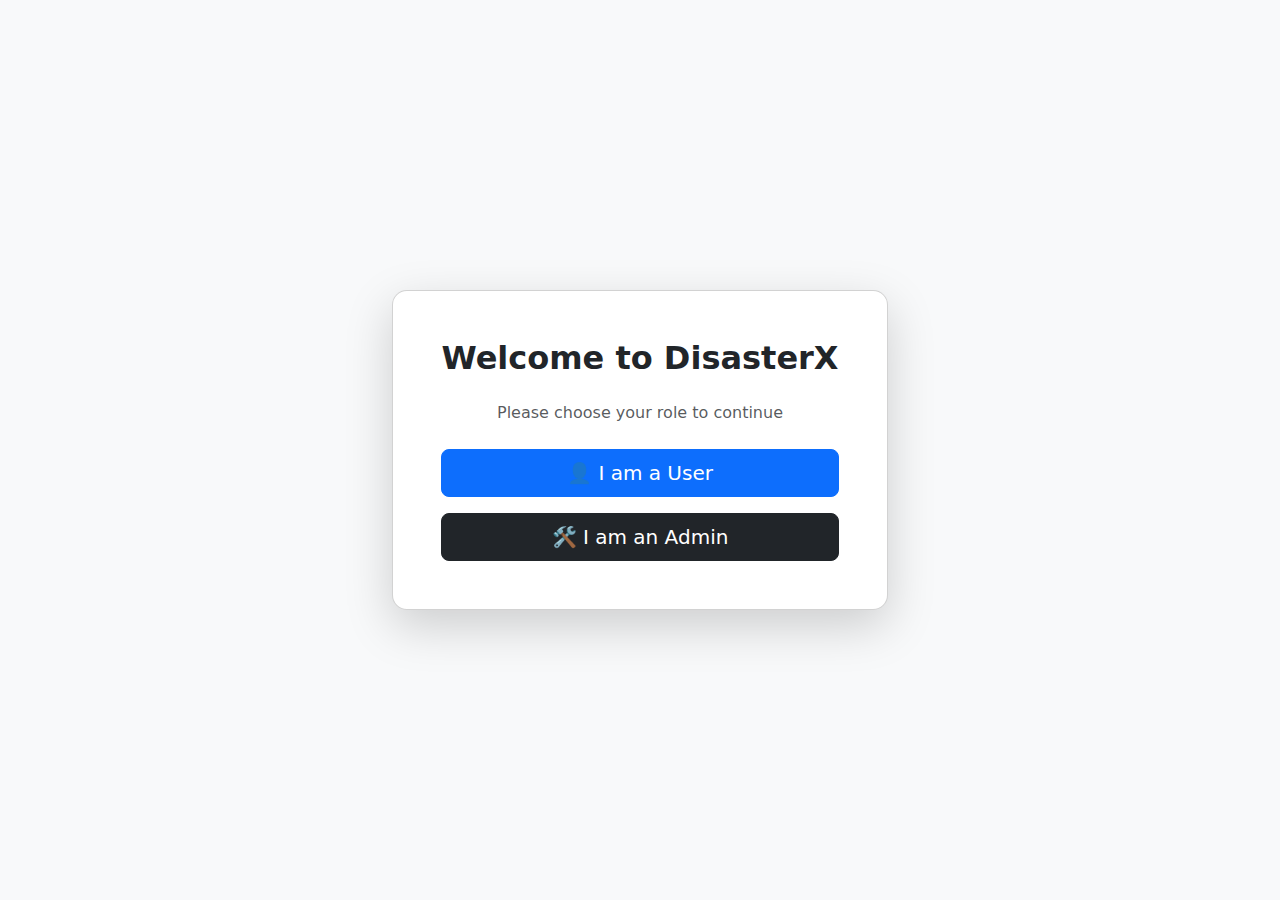
<file: chooseRole.html>
<!DOCTYPE html>
<html lang="en">

<head>
  <meta charset="UTF-8">
  <meta name="viewport" content="width=device-width, initial-scale=1.0">
  <title>Select Role - DisasterX</title>
  <link href="https://cdn.jsdelivr.net/npm/bootstrap@5.3.2/dist/css/bootstrap.min.css" rel="stylesheet">
</head>

<body class="d-flex justify-content-center align-items-center vh-100 bg-light">
  <style>
    @keyframes slideUpFade {
      0% {
        transform: translateY(50px);
        opacity: 0;
      }

      100% {
        transform: translateY(0);
        opacity: 1;
      }
    }

    .card {
      animation: slideUpFade 0.6s ease-out forwards;
    }
  </style>

  <div class="card shadow-lg p-5 text-center" style="max-width: 500px; border-radius: 15px;">
    <h2 class="mb-4 fw-bold">Welcome to DisasterX</h2>
    <p class="text-muted mb-4">Please choose your role to continue</p>

    <div class="d-grid gap-3">
      
      <button class="btn btn-primary btn-lg" onclick="goToRole('user')">
        👤 I am a User
      </button>

      
      <button class="btn btn-dark btn-lg" onclick="goToRole('admin')">
        🛠️ I am an Admin
      </button>
    </div>
  </div>

  <script>
    function goToRole(role) {
      if (role === "user") {
        window.location.href = "login.html"; 
      } else if (role === "admin") {
        window.location.href = "admin-login.html"; 
      }
    }
  </script>
</body>

</html>
</file>
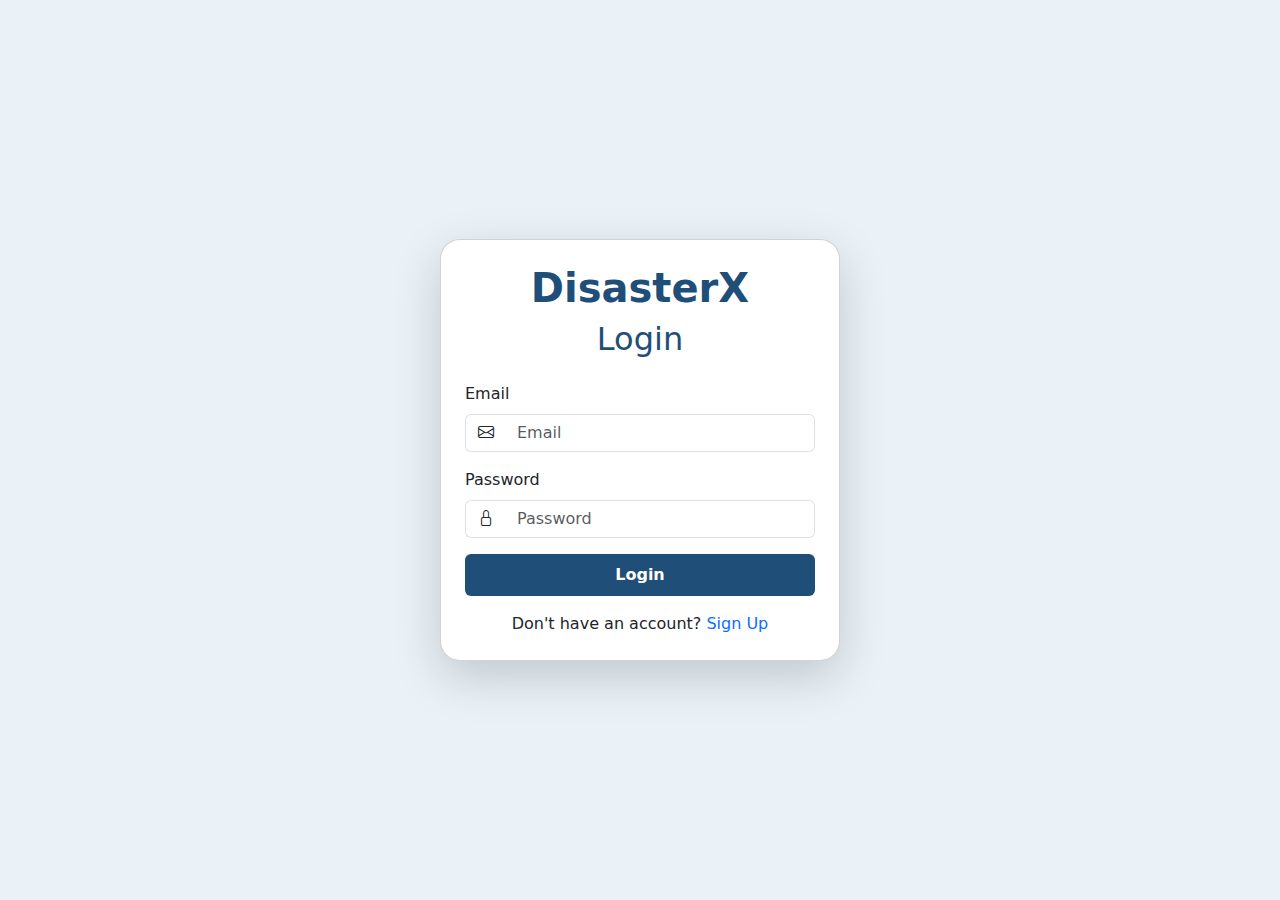
<file: login.html>
<!DOCTYPE html>
<html lang="en">

<head>
  <meta charset="UTF-8" />
  <meta name="viewport" content="width=device-width, initial-scale=1.0" />
  <title>Log In - DisasterX</title>
  <link href="https://cdn.jsdelivr.net/npm/bootstrap@5.3.2/dist/css/bootstrap.min.css" rel="stylesheet">
  <link href="https://cdn.jsdelivr.net/npm/bootstrap-icons@1.11.1/font/bootstrap-icons.css" rel="stylesheet">
  <link rel="stylesheet" href="style.css">
</head>

<body>
  <div class="container d-flex justify-content-center align-items-center min-vh-100">
    <div class="card shadow-lg p-4">
      <h1 class="text-center fw-bold custom-blue"> DisasterX</h1>
      <h2 class="text-center custom-blue mb-4">Login</h2>

      <form id="loginForm" novalidate>

        <div class="mb-3 position-relative">
          <label class="form-label">Email</label>
          <div class="input-group">
            <span class="input-group-text bg-white"><i class="bi bi-envelope"></i></span>
            <input type="email" class="form-control" placeholder="Email" required>
          </div>
        </div>

        <div class="mb-3 position-relative">
          <label class="form-label">Password</label>
          <div class="input-group">
            <span class="input-group-text bg-white"><i class="bi bi-lock"></i></span>
            <input type="password" class="form-control" placeholder="Password" required>
          </div>
        </div>

        <button type="submit" class="btn bg-custom-blue w-100 py-2 fw-bold">Login</button>
      </form>
      <p class="text-center mt-3 mb-0">
        Don't have an account? <a href="signup.html" class="text-decoration-none">Sign Up</a>
      </p>
    </div>
  </div>


  <script src="https://cdn.jsdelivr.net/npm/bootstrap@5.3.2/dist/js/bootstrap.bundle.min.js"></script>
  <script src="auth.js"></script>
  <script>
    preventAuthAccess(); 
    document.getElementById('loginForm').addEventListener('submit', function (event) {
      event.preventDefault();

      const email = this.querySelector('input[type="email"]').value.trim();
      const password = this.querySelector('input[type="password"]').value.trim();

      const savedUser = JSON.parse(localStorage.getItem('disasterx_user'));

      if (savedUser && savedUser.email === email && savedUser.password === password) {
        
        localStorage.setItem('disasterx_logged_in', JSON.stringify(savedUser));

        alert("Login successful!");
        window.location.href = "index.html";
      } else {
        alert("Invalid email or password.");
      }
    });
  </script>

</body>

</html>
</file>
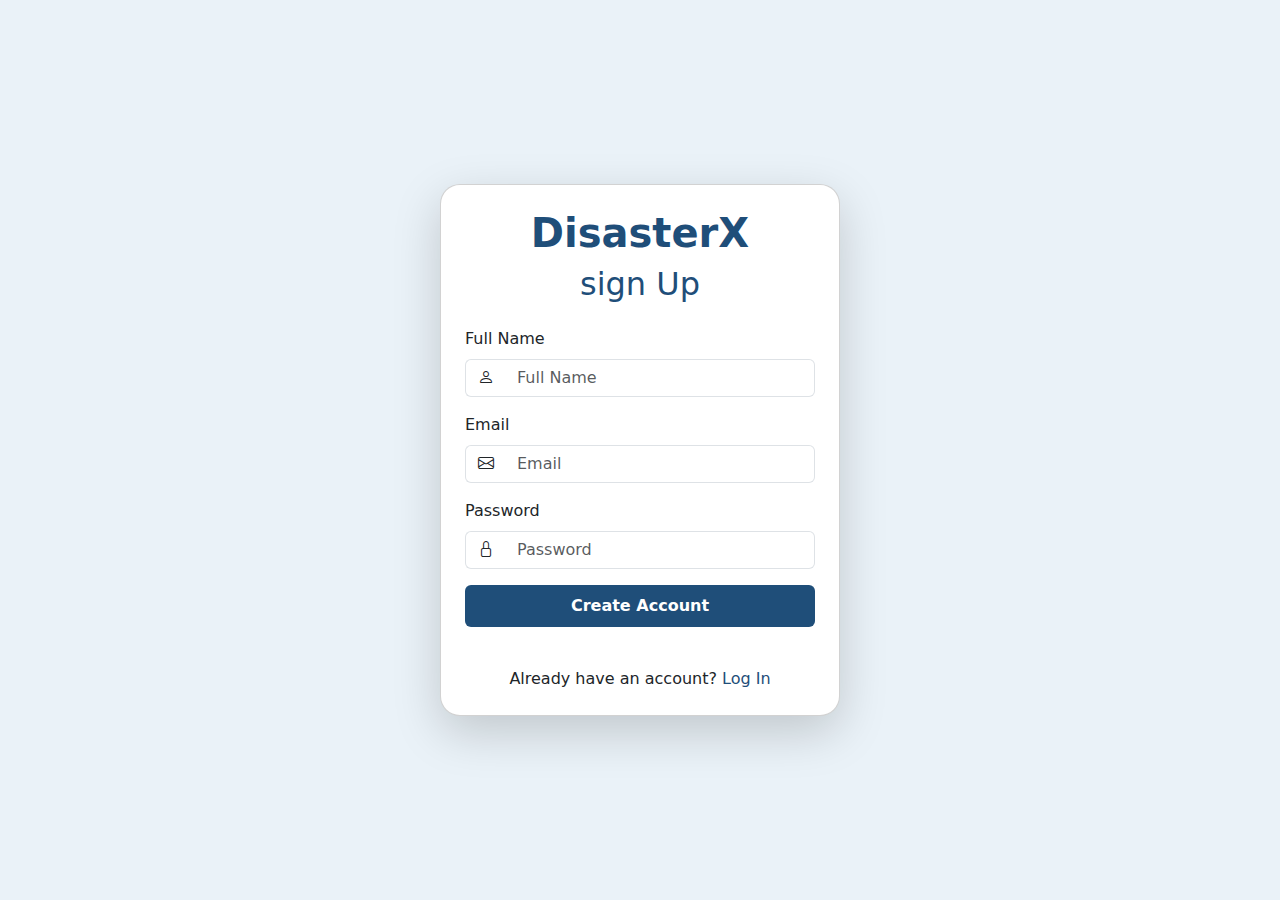
<file: signup.html>
<!DOCTYPE html>
<html lang="en">

<head>
  <meta charset="UTF-8" />
  <meta name="viewport" content="width=device-width, initial-scale=1.0" />
  <title>Sign Up - DisasterX</title>
  <link href="https://cdn.jsdelivr.net/npm/bootstrap@5.3.2/dist/css/bootstrap.min.css" rel="stylesheet">
  <link href="https://cdn.jsdelivr.net/npm/bootstrap-icons@1.11.1/font/bootstrap-icons.css" rel="stylesheet">
  <link rel="stylesheet" href="style.css">
</head>

<body>


  <div class="container d-flex justify-content-center align-items-center min-vh-100">
    <div class="card shadow-lg p-4">
      <h1 class="text-center fw-bold custom-blue"> DisasterX</h1>
      <h2 class="text-center custom-blue mb-4">sign Up</h2>

      <form id="signupForm" novalidate>
        <div class="mb-3 position-relative">
          <label class="form-label">Full Name</label>
          <div class="input-group">
            <span class="input-group-text bg-white"><i class="bi bi-person"></i></span>
            <input type="text" class="form-control" placeholder="Full Name" required>
          </div>
        </div>

        <div class="mb-3 position-relative">
          <label class="form-label">Email</label>
          <div class="input-group">
            <span class="input-group-text bg-white"><i class="bi bi-envelope"></i></span>
            <input type="email" class="form-control" placeholder="Email" required>
          </div>
        </div>

        <div class="mb-3 position-relative">
          <label class="form-label">Password</label>
          <div class="input-group">
            <span class="input-group-text bg-white"><i class="bi bi-lock"></i></span>
            <input type="password" class="form-control" placeholder="Password" required>
          </div>
        </div>

        <button type="submit" class="btn bg-custom-blue w-100 py-2 fw-bold mb-4">Create Account</button>
      </form>
      <p class="text-center mt-3 mb-0">
        Already have an account? <a href="login.html" class="text-decoration-none custom-blue">Log In</a>
      </p>
    </div>
  </div>


  <script src="https://cdn.jsdelivr.net/npm/bootstrap@5.3.2/dist/js/bootstrap.bundle.min.js"></script>
  <script src="auth.js"></script>

  <script>
     preventAuthAccess(); 
    document.getElementById('signupForm').addEventListener('submit', function (event) {
      event.preventDefault();

      const name = this.querySelector('input[placeholder="Full Name"]').value.trim();
      const email = this.querySelector('input[type="email"]').value.trim();
      const password = this.querySelector('input[type="password"]').value.trim();

      if (name && email && password) {
        
        localStorage.setItem('disasterx_user', JSON.stringify({ name, email, password }));

        alert('Account created! Please log in.');
        window.location.href = "login.html";
      } else {
        alert("All fields are required.");
      }
    });
  </script>

</body>

</html>
</file>
<file: style.css>
:root{ --brand:#E6F0FA; --card:#ffffff; --muted:#6c757d }
html,body{ height:100%; }
body{
background-color: #E6F0FA ;
font-family: system-ui, -apple-system, "Segoe UI", Roboto, "Helvetica Neue", Arial;
color:#222;
}


.popup-overlay{
    position: fixed;
    display: flex;
    align-items: center;
    justify-content: center;
    background: rgba(0,0,0,0.55);
    z-index: 999;
    padding: 2rem;
}

.popup-card{
    width:100%; 
    max-width:820px; 
    border-radius:12px;
    overflow:hidden; 
    box-shadow:0 10px 30px rgba(0,0,0,0.3);
    background:#fff; 
    display:grid; 
    grid-template-columns:1fr 1fr; 
    min-height:320px;
}

.popup-media{
    background-image: url('https://images.unsplash.com/photo-1502810190503-8300270a1b0f?q=80&w=1400&auto=format&fit=crop&ixlib=rb-4.0.3&s=');
    background-size:cover; 
    background-position:center; 
    min-height:320px;
    }
.popup-content{ 
    padding:2rem; 
    display:flex; 
    flex-direction:column; 
    gap:1rem; 
    justify-content:center; 
}
    
.popup-content h2{ 
    margin:0; 
    font-size:1.6rem; 
}
.popup-content p{ 
    margin:0; 
    color:var(--muted); 
}



.stat-card{ 
    border-radius:12px; 
    background:var(--card); 
    box-shadow:0 6px 18px rgba(0,0,0,0.06); 
    padding:1rem; 
}
.stat-value{ 
    font-weight:700; 
    font-size:1.35rem;
}
.stat-label{ 
    color:var(--muted);
    font-size:0.9rem; 
}

   
.card-chart{
    padding:1rem; 
    border-radius:12px; 
    background:linear-gradient(180deg,rgba(255,255,255,0.7), rgba(255,255,255,0.95)); 
    box-shadow:0 8px 24px rgba(12,38,80,0.05); 
    height:96%;
}

    
.news-card{
    border-radius:10px; 
    overflow:hidden; 
}
.news-item{ 
    border-bottom:1px solid #eee; 
    padding:0.8rem; 
}

    

.news-card {
    max-width: 1140px;
    margin: 40px auto;
}
.news-time {
    font-size: 0.85rem;
    color: gray;
    white-space: nowrap;
}

    
.stat-card {
    background: white;
    border-radius: 10px;
    transition: transform 0.3s ease, box-shadow 0.3s ease;
    cursor: pointer;
}

.stat-card:hover {
    transform: scale(1.05);
    box-shadow: 0 8px 20px rgba(0,0,0,0.15);
}

.news-swiper {
    max-width: 1140px;
    margin: auto;
    overflow: hidden;
    border-radius: 12px;
    box-shadow: 0 4px 15px rgba(0,0,0,0.1);
    position: relative;
}
.swiper-track {
    display: flex;
    transition: transform 0.6s ease-in-out;
}
.swiper-slide {
    flex: 0 0 100%;
    display: flex;
    background: white;
    align-items: center;
    cursor: pointer;
    text-decoration: none; 
    color: inherit; 
}
.swiper-slide img {
    width: 50%;
    height: 250px;
    object-fit: cover;
    border-top-left-radius: 12px;
    border-bottom-left-radius: 12px;
}
    
.slide-content {
    padding: 20px;
    flex: 1;
}
    
.slide-content h4 {
    font-weight: bold;
    margin-bottom: 10px;
}
.slide-content p {
    color: #555;
    margin-bottom: 15px;
}
.slide-content small {
    color: #888;
}

.bg-grey{
    background-color: grey !important;
}

.sidebar {
    position: fixed;
    top: 0;
    left: 0;
    height: 100%;
    width: 250px;
    background-color: black;
    color: #fff;
    padding-top: 0;
    transform: translateX(-100%);
    transition: transform 0.3s ease;
    z-index: 1050;
}

.sidebar.active {
    transform: translateX(0);
}

   
.sidebar-header {
    padding: 15px 20px;
    background-color: #1E272C;
    text-align: center;
    border-bottom: 1px solid rgba(255, 255, 255, 0.1);
}

.sidebar-header img {
    max-height: 40px;
}

   
.sidebar a {
    display: flex;
    align-items: center;
    justify-content: space-between;
    padding: 12px 20px;
    color: #cfd8dc;
    text-decoration: none;
    font-size: 14px;
    border-left: 3px solid transparent;
    transition: background 0.3s, border-color 0.3s;
}

.sidebar a:hover {
    background-color: #37474F;
    border-left: 3px solid #29B6F6;
    color: #fff;
}

.sidebar a i {
    margin-right: 10px;
    font-size: 16px;
    color: #90a4ae;
}

.badge {
    background-color: #29B6F6;
    color: white;
    padding: 2px 8px;
    border-radius: 12px;
    font-size: 12px;
}

 
.overlay {
    position: fixed;
    top: 0;
    left: 0;
    height: 100%;
    width: 100%;
    background: rgba(0, 0, 0, 0.4);
    display: none;
    z-index: 1040;
}

.overlay.active {
    display: block;
}

body {
  background-color: #eaf2f8;
}

.card {
  background: #fff;
  border-radius: 20px;
}

.input-group-text {
  border-right: none;
}

.form-control {
  border-left: none;
}

.form-control:focus {
  box-shadow: none;
  border-color: #86b7fe;
}

.card{
    max-width: 400px;
    width:100%;
    border-radius: 20px;
}

.custom-blue{
    color: #1F4E79;
}
.bg-custom-blue{
    background-color: #1F4E79;
    color: #fff;
}

.btn:hover{
    background-color: #1F4E79 !important;
    color: #fff !important;
}

.input-group{
    border-color: black;
}
@keyframes slideUpFade {
  0% {
    transform: translateY(50px);
    opacity: 0;
  }
  100% {
    transform: translateY(0);
    opacity: 1;
  }
}

.card {
  animation: slideUpFade 0.6s ease-out forwards;
}

/* Responsive popup -> stack on small screens */
    @media (max-width: 768px){
      .popup-card{ grid-template-columns: 1fr; }
    }
</file>
